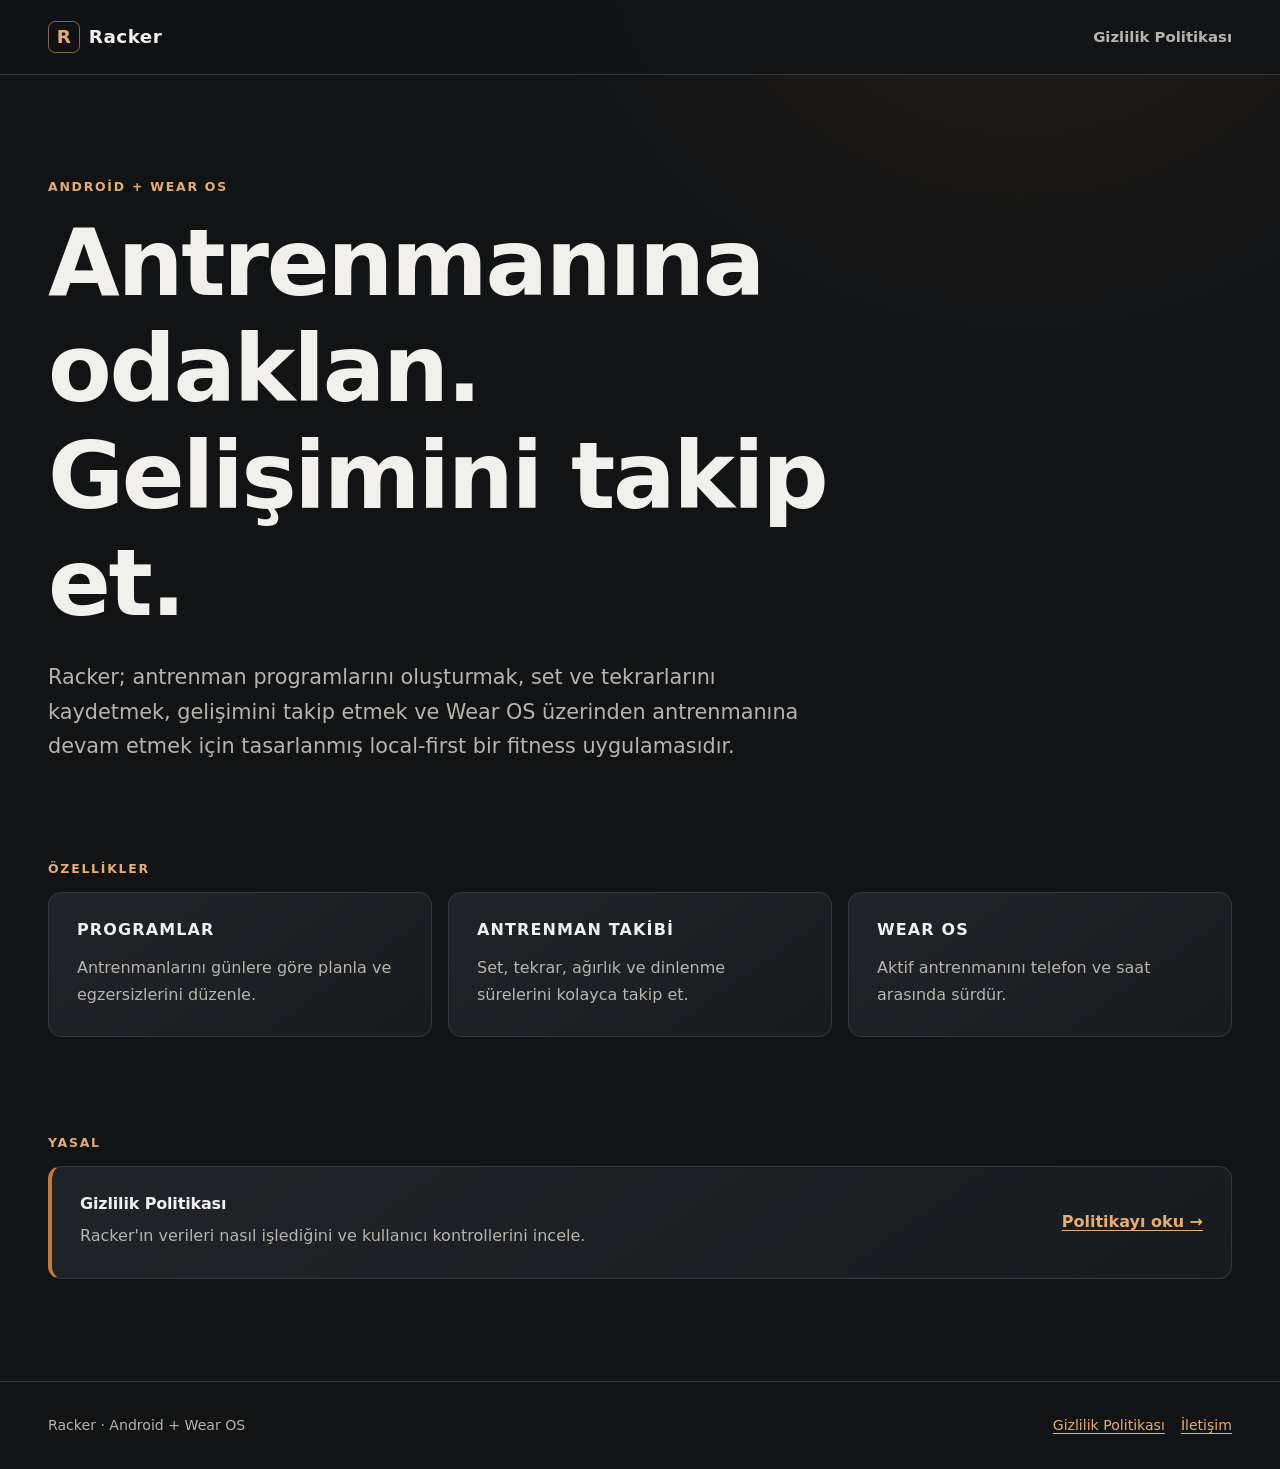
<file: index.html>
<!doctype html>
<html lang="tr">
  <head>
    <meta charset="utf-8" />
    <meta name="viewport" content="width=device-width, initial-scale=1" />
    <meta name="color-scheme" content="dark" />
    <meta name="theme-color" content="#111315" />
    <meta name="description" content="Racker, Android ve Wear OS için local-first antrenman programı ve ilerleme takip uygulamasıdır." />
    <meta property="og:type" content="website" />
    <meta property="og:locale" content="tr_TR" />
    <meta property="og:title" content="Racker — Antrenmanına odaklan" />
    <meta property="og:description" content="Antrenman programlarını oluştur, set ve tekrarlarını kaydet, gelişimini telefon ve Wear OS üzerinden takip et." />
    <meta property="og:url" content="https://ilhanbuilds.github.io/Racker-Legal/" />
    <link rel="canonical" href="https://ilhanbuilds.github.io/Racker-Legal/" />
    <link rel="icon" href="data:," />
    <title>Racker — Antrenmanına odaklan</title>
    <link rel="stylesheet" href="assets/styles.css" />
  </head>
  <body>
    <a class="skip-link" href="#main">İçeriğe geç</a>
    <header class="site-header">
      <div class="header-inner">
        <a class="brand" href="./" aria-label="Racker ana sayfa"><span class="brand-mark" aria-hidden="true">R</span><span>Racker</span></a>
        <nav aria-label="Ana navigasyon"><ul><li><a href="privacy/">Gizlilik Politikası</a></li></ul></nav>
      </div>
    </header>
    <main class="page" id="main">
      <section class="hero" aria-labelledby="hero-title">
        <p class="eyebrow">Android + Wear OS</p>
        <h1 id="hero-title">Antrenmanına odaklan.<br />Gelişimini takip et.</h1>
        <p class="lead">Racker; antrenman programlarını oluşturmak, set ve tekrarlarını kaydetmek, gelişimini takip etmek ve Wear OS üzerinden antrenmanına devam etmek için tasarlanmış local-first bir fitness uygulamasıdır.</p>
      </section>
      <section aria-labelledby="features-title">
        <p class="section-label" id="features-title">Özellikler</p>
        <div class="feature-grid">
          <article class="card"><h2>Programlar</h2><p>Antrenmanlarını günlere göre planla ve egzersizlerini düzenle.</p></article>
          <article class="card"><h2>Antrenman Takibi</h2><p>Set, tekrar, ağırlık ve dinlenme sürelerini kolayca takip et.</p></article>
          <article class="card"><h2>Wear OS</h2><p>Aktif antrenmanını telefon ve saat arasında sürdür.</p></article>
        </div>
      </section>
      <section class="legal-section" aria-labelledby="legal-title">
        <p class="section-label">Yasal</p>
        <article class="card legal-card">
          <div><h2 id="legal-title">Gizlilik Politikası</h2><p>Racker'ın verileri nasıl işlediğini ve kullanıcı kontrollerini incele.</p></div>
          <a class="card-link" href="privacy/" aria-label="Racker Gizlilik Politikası'nı oku">Politikayı oku <span aria-hidden="true">→</span></a>
        </article>
      </section>
    </main>
    <footer class="site-footer"><div class="footer-inner"><p>Racker · Android + Wear OS</p><div class="footer-links"><a href="privacy/">Gizlilik Politikası</a><a href="mailto:ilhanbuilds@gmail.com">İletişim</a></div></div></footer>
  </body>
</html>
</file>
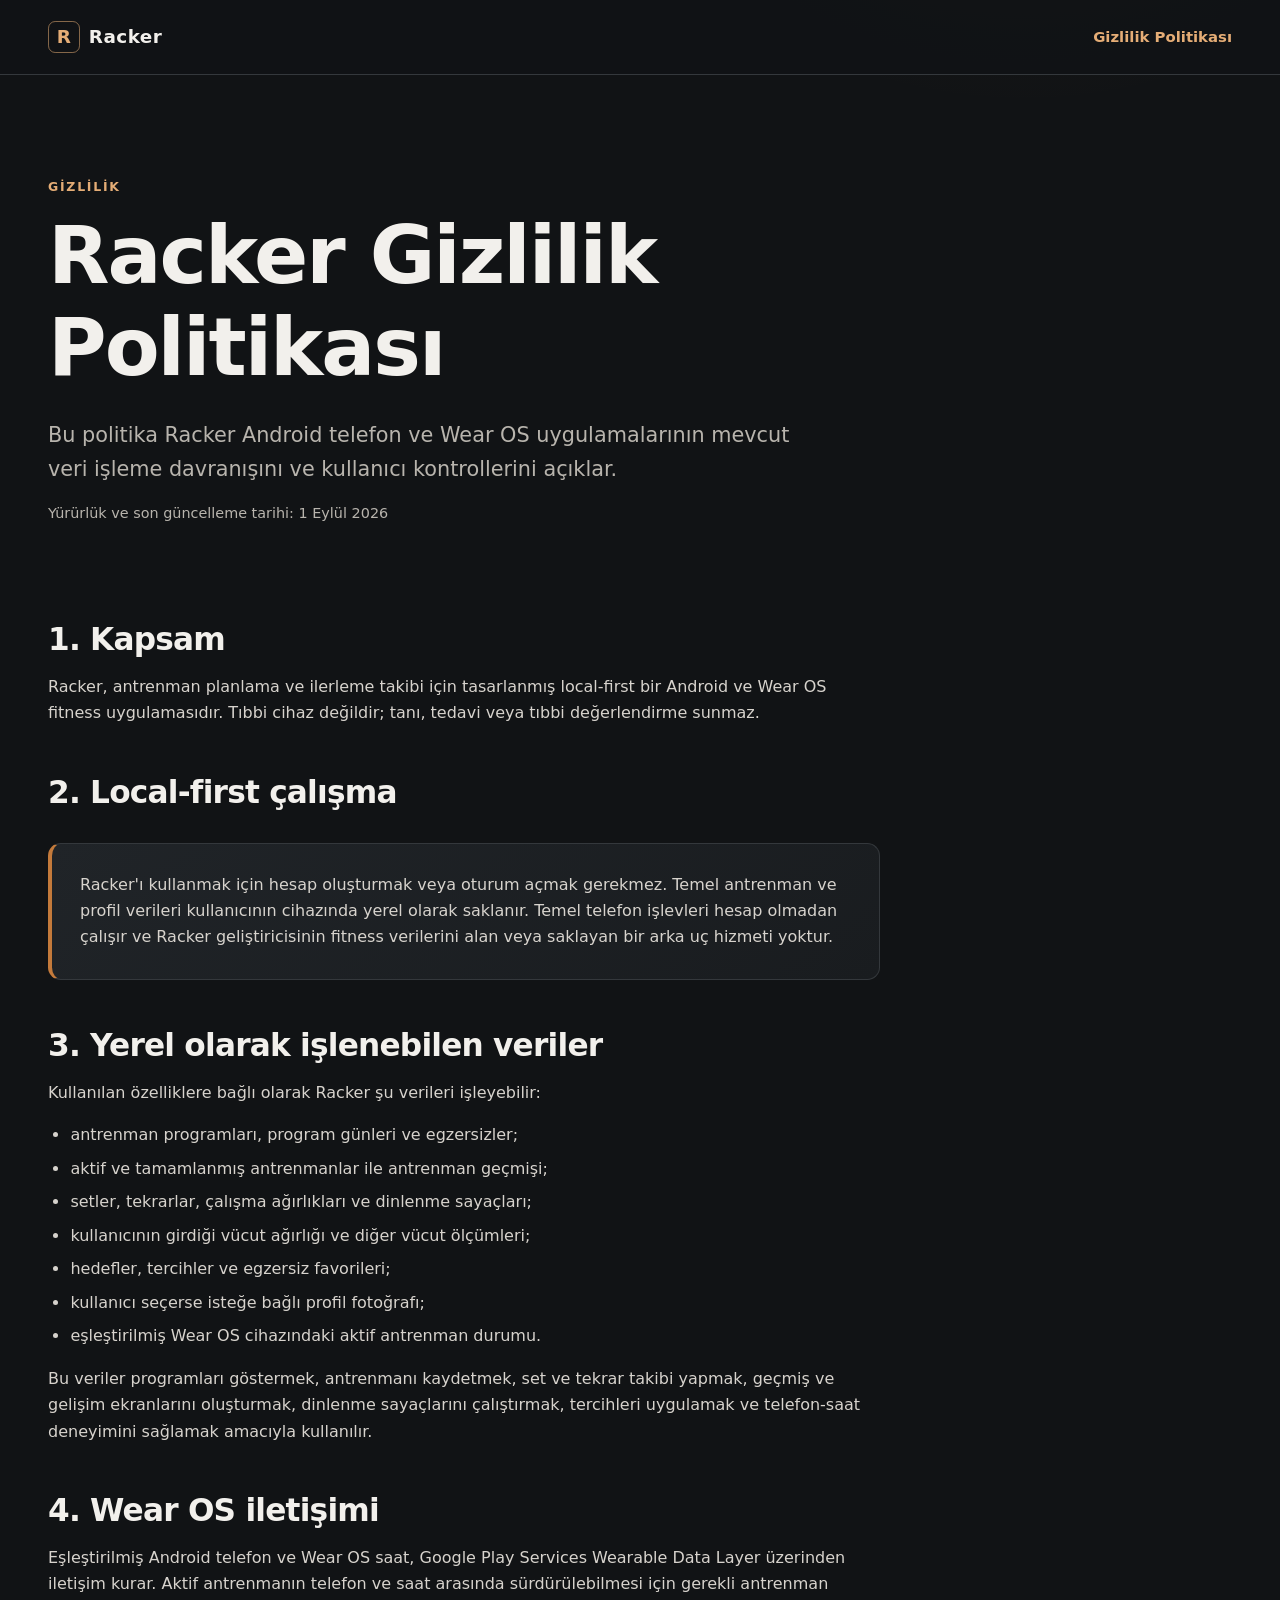
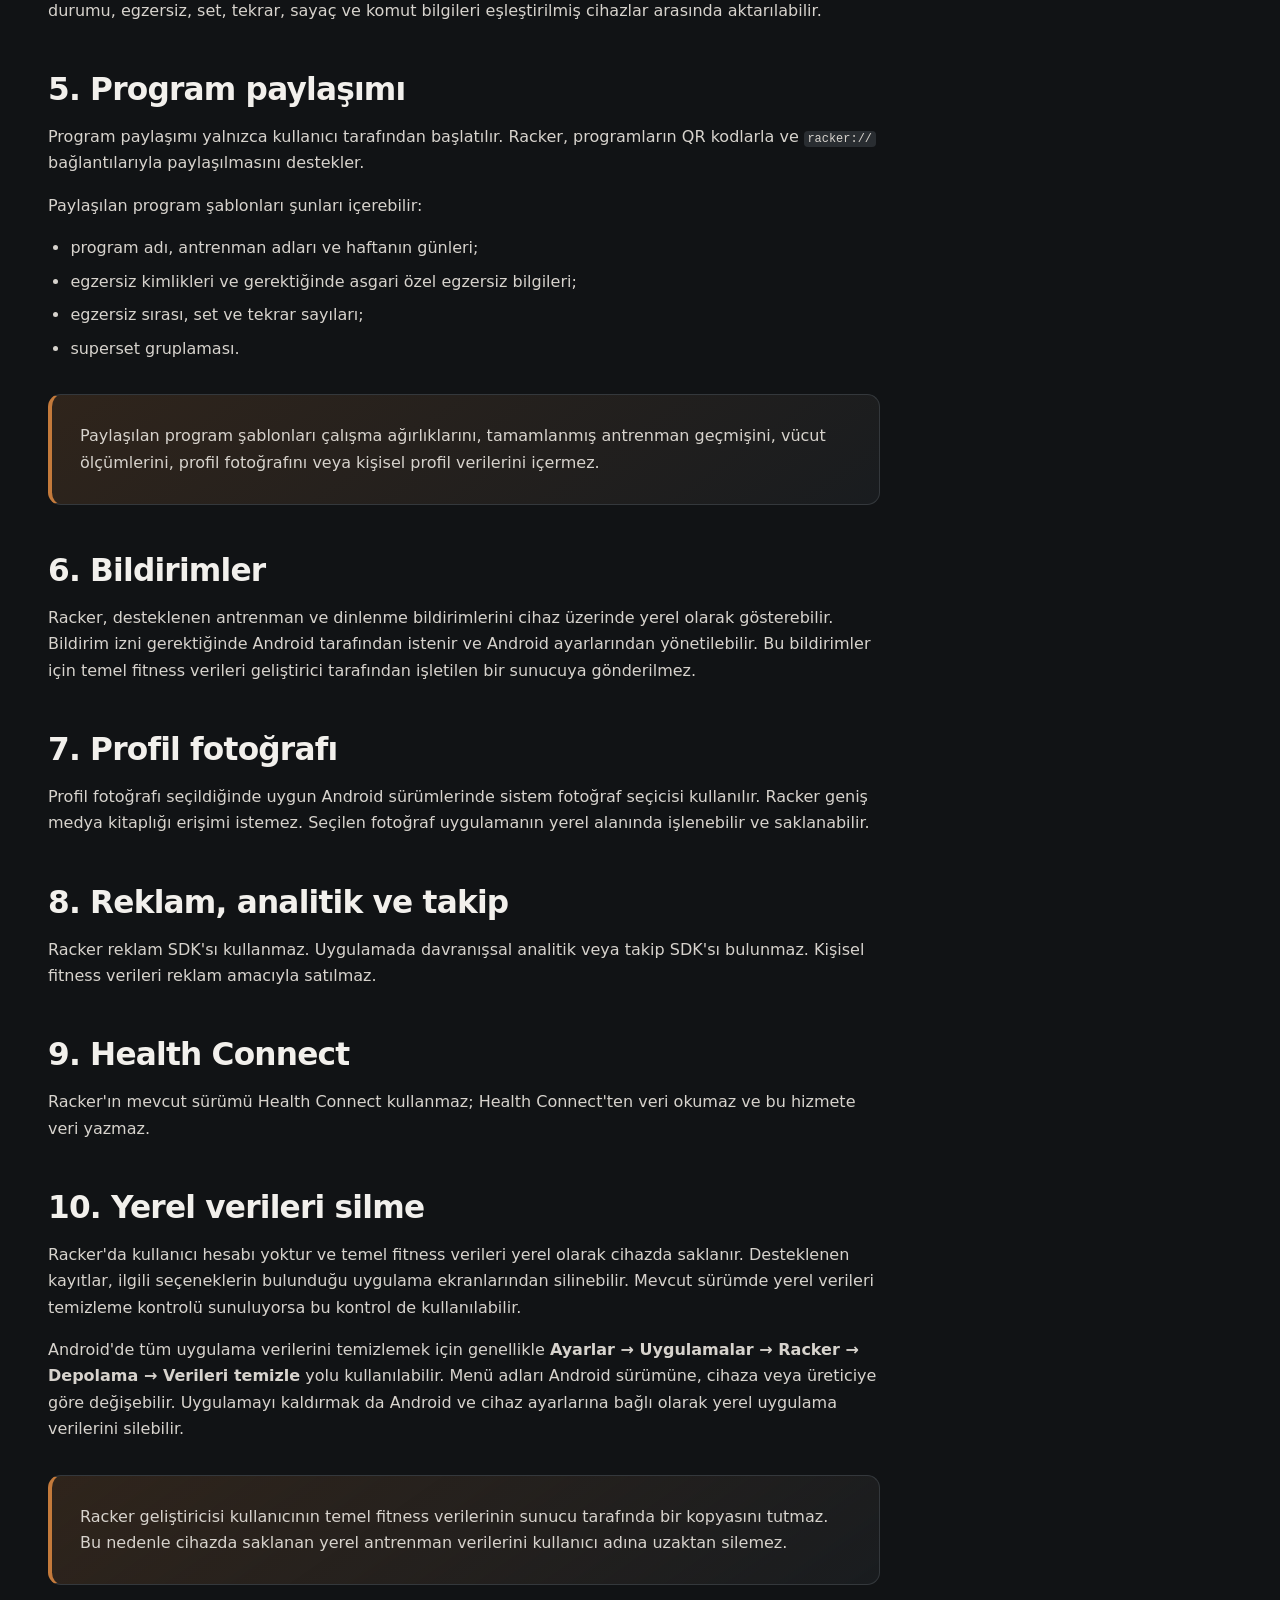
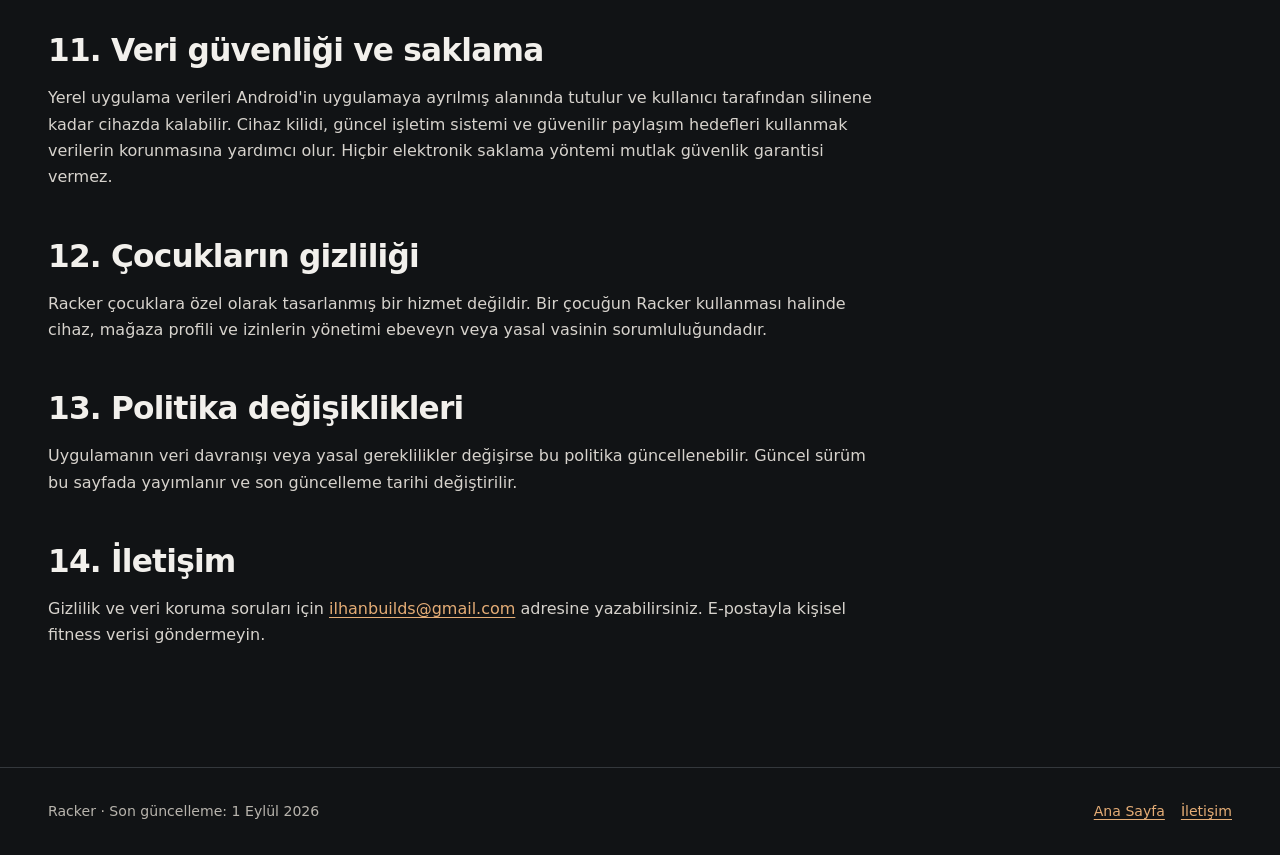
<file: privacy/index.html>
<!doctype html>
<html lang="tr">
  <head>
    <meta charset="utf-8" />
    <meta name="viewport" content="width=device-width, initial-scale=1" />
    <meta name="color-scheme" content="dark" />
    <meta name="theme-color" content="#111315" />
    <meta name="description" content="Racker Gizlilik Politikası: yerel veri saklama, Wear OS iletişimi, program paylaşımı ve kullanıcı kontrolleri." />
    <meta property="og:type" content="website" />
    <meta property="og:locale" content="tr_TR" />
    <meta property="og:title" content="Racker Gizlilik Politikası" />
    <meta property="og:description" content="Racker'ın local-first veri işleme yaklaşımı ve kullanıcı kontrolleri." />
    <meta property="og:url" content="https://ilhanbuilds.github.io/Racker-Legal/privacy/" />
    <link rel="canonical" href="https://ilhanbuilds.github.io/Racker-Legal/privacy/" />
    <link rel="icon" href="data:," />
    <title>Racker Gizlilik Politikası</title>
    <link rel="stylesheet" href="../assets/styles.css" />
  </head>
  <body>
    <a class="skip-link" href="#main">İçeriğe geç</a>
    <header class="site-header">
      <div class="header-inner">
        <a class="brand" href="../" aria-label="Racker ana sayfa"><span class="brand-mark" aria-hidden="true">R</span><span>Racker</span></a>
        <nav aria-label="Ana navigasyon"><ul><li><a aria-current="page" href="./">Gizlilik Politikası</a></li></ul></nav>
      </div>
    </header>
    <main class="page" id="main">
      <header class="hero policy-hero">
        <p class="eyebrow">Gizlilik</p>
        <h1>Racker Gizlilik Politikası</h1>
        <p class="lead">Bu politika Racker Android telefon ve Wear OS uygulamalarının mevcut veri işleme davranışını ve kullanıcı kontrollerini açıklar.</p>
        <p class="meta">Yürürlük ve son güncelleme tarihi: 1 Eylül 2026</p>
      </header>
      <article class="prose">
        <h2>1. Kapsam</h2>
        <p>Racker, antrenman planlama ve ilerleme takibi için tasarlanmış local-first bir Android ve Wear OS fitness uygulamasıdır. Tıbbi cihaz değildir; tanı, tedavi veya tıbbi değerlendirme sunmaz.</p>

        <h2>2. Local-first çalışma</h2>
        <div class="callout"><p>Racker'ı kullanmak için hesap oluşturmak veya oturum açmak gerekmez. Temel antrenman ve profil verileri kullanıcının cihazında yerel olarak saklanır. Temel telefon işlevleri hesap olmadan çalışır ve Racker geliştiricisinin fitness verilerini alan veya saklayan bir arka uç hizmeti yoktur.</p></div>

        <h2>3. Yerel olarak işlenebilen veriler</h2>
        <p>Kullanılan özelliklere bağlı olarak Racker şu verileri işleyebilir:</p>
        <ul>
          <li>antrenman programları, program günleri ve egzersizler;</li>
          <li>aktif ve tamamlanmış antrenmanlar ile antrenman geçmişi;</li>
          <li>setler, tekrarlar, çalışma ağırlıkları ve dinlenme sayaçları;</li>
          <li>kullanıcının girdiği vücut ağırlığı ve diğer vücut ölçümleri;</li>
          <li>hedefler, tercihler ve egzersiz favorileri;</li>
          <li>kullanıcı seçerse isteğe bağlı profil fotoğrafı;</li>
          <li>eşleştirilmiş Wear OS cihazındaki aktif antrenman durumu.</li>
        </ul>
        <p>Bu veriler programları göstermek, antrenmanı kaydetmek, set ve tekrar takibi yapmak, geçmiş ve gelişim ekranlarını oluşturmak, dinlenme sayaçlarını çalıştırmak, tercihleri uygulamak ve telefon-saat deneyimini sağlamak amacıyla kullanılır.</p>

        <h2>4. Wear OS iletişimi</h2>
        <p>Eşleştirilmiş Android telefon ve Wear OS saat, Google Play Services Wearable Data Layer üzerinden iletişim kurar. Aktif antrenmanın telefon ve saat arasında sürdürülebilmesi için gerekli antrenman durumu, egzersiz, set, tekrar, sayaç ve komut bilgileri eşleştirilmiş cihazlar arasında aktarılabilir.</p>

        <h2>5. Program paylaşımı</h2>
        <p>Program paylaşımı yalnızca kullanıcı tarafından başlatılır. Racker, programların QR kodlarla ve <code>racker://</code> bağlantılarıyla paylaşılmasını destekler.</p>
        <p>Paylaşılan program şablonları şunları içerebilir:</p>
        <ul>
          <li>program adı, antrenman adları ve haftanın günleri;</li>
          <li>egzersiz kimlikleri ve gerektiğinde asgari özel egzersiz bilgileri;</li>
          <li>egzersiz sırası, set ve tekrar sayıları;</li>
          <li>superset gruplaması.</li>
        </ul>
        <div class="callout important"><p>Paylaşılan program şablonları çalışma ağırlıklarını, tamamlanmış antrenman geçmişini, vücut ölçümlerini, profil fotoğrafını veya kişisel profil verilerini içermez.</p></div>

        <h2>6. Bildirimler</h2>
        <p>Racker, desteklenen antrenman ve dinlenme bildirimlerini cihaz üzerinde yerel olarak gösterebilir. Bildirim izni gerektiğinde Android tarafından istenir ve Android ayarlarından yönetilebilir. Bu bildirimler için temel fitness verileri geliştirici tarafından işletilen bir sunucuya gönderilmez.</p>

        <h2>7. Profil fotoğrafı</h2>
        <p>Profil fotoğrafı seçildiğinde uygun Android sürümlerinde sistem fotoğraf seçicisi kullanılır. Racker geniş medya kitaplığı erişimi istemez. Seçilen fotoğraf uygulamanın yerel alanında işlenebilir ve saklanabilir.</p>

        <h2>8. Reklam, analitik ve takip</h2>
        <p>Racker reklam SDK'sı kullanmaz. Uygulamada davranışsal analitik veya takip SDK'sı bulunmaz. Kişisel fitness verileri reklam amacıyla satılmaz.</p>

        <h2>9. Health Connect</h2>
        <p>Racker'ın mevcut sürümü Health Connect kullanmaz; Health Connect'ten veri okumaz ve bu hizmete veri yazmaz.</p>

        <h2>10. Yerel verileri silme</h2>
        <p>Racker'da kullanıcı hesabı yoktur ve temel fitness verileri yerel olarak cihazda saklanır. Desteklenen kayıtlar, ilgili seçeneklerin bulunduğu uygulama ekranlarından silinebilir. Mevcut sürümde yerel verileri temizleme kontrolü sunuluyorsa bu kontrol de kullanılabilir.</p>
        <p>Android'de tüm uygulama verilerini temizlemek için genellikle <strong>Ayarlar → Uygulamalar → Racker → Depolama → Verileri temizle</strong> yolu kullanılabilir. Menü adları Android sürümüne, cihaza veya üreticiye göre değişebilir. Uygulamayı kaldırmak da Android ve cihaz ayarlarına bağlı olarak yerel uygulama verilerini silebilir.</p>
        <div class="callout important"><p>Racker geliştiricisi kullanıcının temel fitness verilerinin sunucu tarafında bir kopyasını tutmaz. Bu nedenle cihazda saklanan yerel antrenman verilerini kullanıcı adına uzaktan silemez.</p></div>

        <h2>11. Veri güvenliği ve saklama</h2>
        <p>Yerel uygulama verileri Android'in uygulamaya ayrılmış alanında tutulur ve kullanıcı tarafından silinene kadar cihazda kalabilir. Cihaz kilidi, güncel işletim sistemi ve güvenilir paylaşım hedefleri kullanmak verilerin korunmasına yardımcı olur. Hiçbir elektronik saklama yöntemi mutlak güvenlik garantisi vermez.</p>

        <h2>12. Çocukların gizliliği</h2>
        <p>Racker çocuklara özel olarak tasarlanmış bir hizmet değildir. Bir çocuğun Racker kullanması halinde cihaz, mağaza profili ve izinlerin yönetimi ebeveyn veya yasal vasinin sorumluluğundadır.</p>

        <h2>13. Politika değişiklikleri</h2>
        <p>Uygulamanın veri davranışı veya yasal gereklilikler değişirse bu politika güncellenebilir. Güncel sürüm bu sayfada yayımlanır ve son güncelleme tarihi değiştirilir.</p>

        <h2>14. İletişim</h2>
        <p>Gizlilik ve veri koruma soruları için <a href="mailto:ilhanbuilds@gmail.com">ilhanbuilds@gmail.com</a> adresine yazabilirsiniz. E-postayla kişisel fitness verisi göndermeyin.</p>
      </article>
    </main>
    <footer class="site-footer"><div class="footer-inner"><p>Racker · Son güncelleme: 1 Eylül 2026</p><div class="footer-links"><a href="../">Ana Sayfa</a><a href="mailto:ilhanbuilds@gmail.com">İletişim</a></div></div></footer>
  </body>
</html>
</file>
<file: assets/styles.css>
:root {
  color-scheme: dark;
  --bg: #111315;
  --surface: #191c1f;
  --surface-raised: #202428;
  --text: #f2f0ec;
  --muted: #b8b4ad;
  --accent: #c47a3b;
  --accent-soft: #e5ad76;
  --line: #34383c;
  --max: 74rem;
  font-family: Inter, ui-sans-serif, system-ui, -apple-system, BlinkMacSystemFont, "Segoe UI", sans-serif;
  font-synthesis: none;
  text-rendering: optimizeLegibility;
}

* { box-sizing: border-box; }
html { scroll-behavior: smooth; }
body {
  min-width: 18rem;
  margin: 0;
  background: radial-gradient(circle at 80% -10%, rgb(196 122 59 / 12%), transparent 32rem), var(--bg);
  color: var(--text);
  line-height: 1.65;
}
a { color: var(--accent-soft); text-underline-offset: 0.2em; }
a:hover { color: #f1c59d; }
a:focus-visible { outline: 0.18rem solid var(--accent-soft); outline-offset: 0.25rem; border-radius: 0.15rem; }
.skip-link { position: fixed; z-index: 10; top: 0.75rem; left: 0.75rem; padding: 0.65rem 0.85rem; transform: translateY(-200%); border-radius: 0.4rem; background: var(--text); color: var(--bg); }
.skip-link:focus { transform: translateY(0); }
.site-header { border-bottom: 1px solid var(--line); background: rgb(17 19 21 / 88%); }
.header-inner, .footer-inner, .page { width: min(100% - 2rem, var(--max)); margin-inline: auto; }
.header-inner { display: flex; align-items: center; justify-content: space-between; gap: 1.25rem; min-height: 4.6rem; }
.brand { display: inline-flex; align-items: center; gap: 0.55rem; color: var(--text); font-size: 1.15rem; font-weight: 760; letter-spacing: 0.025em; text-decoration: none; }
.brand-mark { display: grid; width: 2rem; height: 2rem; place-items: center; border: 1px solid rgb(229 173 118 / 55%); border-radius: 0.45rem; color: var(--accent-soft); }
nav ul { display: flex; flex-wrap: wrap; gap: 0.5rem 1.25rem; margin: 0; padding: 0; list-style: none; }
nav a { color: var(--muted); font-size: 0.93rem; font-weight: 620; text-decoration: none; }
nav a[aria-current="page"] { color: var(--accent-soft); }
.page { padding-block: clamp(3rem, 8vw, 6.5rem); }
.hero { max-width: 58rem; margin-bottom: clamp(3.5rem, 8vw, 6rem); }
.policy-hero { max-width: 56rem; }
.eyebrow, .section-label { margin: 0 0 0.75rem; color: var(--accent-soft); font-size: 0.78rem; font-weight: 750; letter-spacing: 0.14em; text-transform: uppercase; }
h1, h2 { margin-block: 0; line-height: 1.15; letter-spacing: -0.025em; }
h1 { max-width: 20ch; font-size: clamp(2.7rem, 8vw, 5.8rem); }
.policy-hero h1 { font-size: clamp(2.45rem, 7vw, 5rem); }
h2 { margin-top: 3rem; font-size: clamp(1.4rem, 3vw, 1.95rem); }
.lead { max-width: 48rem; margin: 1.5rem 0 0; color: var(--muted); font-size: clamp(1.05rem, 2.2vw, 1.3rem); }
.meta { margin-top: 1rem; color: var(--muted); font-size: 0.9rem; }
.feature-grid { display: grid; grid-template-columns: repeat(3, minmax(0, 1fr)); gap: 1rem; }
.card, .callout { border: 1px solid var(--line); border-radius: 0.8rem; background: linear-gradient(145deg, var(--surface-raised), var(--surface)); }
.card { padding: clamp(1.25rem, 3vw, 1.75rem); }
.card h2 { margin-top: 0; font-size: 1rem; letter-spacing: 0.07em; text-transform: uppercase; }
.card p { margin-bottom: 0; color: var(--muted); }
.legal-section { margin-top: clamp(3.5rem, 8vw, 6rem); }
.legal-card { display: flex; align-items: center; justify-content: space-between; gap: 1.5rem 3rem; border-left: 0.3rem solid var(--accent); }
.legal-card h2 { letter-spacing: -0.01em; text-transform: none; }
.legal-card p { margin-top: 0.65rem; }
.card-link { flex: none; font-weight: 720; }
.prose { max-width: 52rem; }
.prose p, .prose li { color: #d7d3cd; }
.prose ul { padding-left: 1.4rem; }
.prose li + li { margin-top: 0.45rem; }
.callout { margin-block: 2rem; padding: clamp(1.2rem, 4vw, 1.75rem); border-left: 0.3rem solid var(--accent); }
.callout p:first-child { margin-top: 0; }
.callout p:last-child { margin-bottom: 0; }
.callout.important { background: linear-gradient(145deg, rgb(196 122 59 / 17%), var(--surface)); }
.site-footer { border-top: 1px solid var(--line); color: var(--muted); }
.footer-inner { display: flex; justify-content: space-between; gap: 1rem 2rem; padding-block: 2rem; font-size: 0.88rem; }
.footer-inner p { margin: 0; }
.footer-links { display: flex; flex-wrap: wrap; gap: 0.5rem 1rem; }
code { padding: 0.1em 0.3em; border-radius: 0.25rem; background: #292d31; font-size: 0.92em; }

@media (max-width: 48rem) { .feature-grid { grid-template-columns: 1fr; } }
@media (max-width: 42rem) {
  .header-inner, .footer-inner, .legal-card { align-items: flex-start; flex-direction: column; }
  .header-inner { padding-block: 1rem; }
  .footer-inner { padding-block: 1.5rem; }
}
@media (prefers-reduced-motion: reduce) { html { scroll-behavior: auto; } }
</file>
